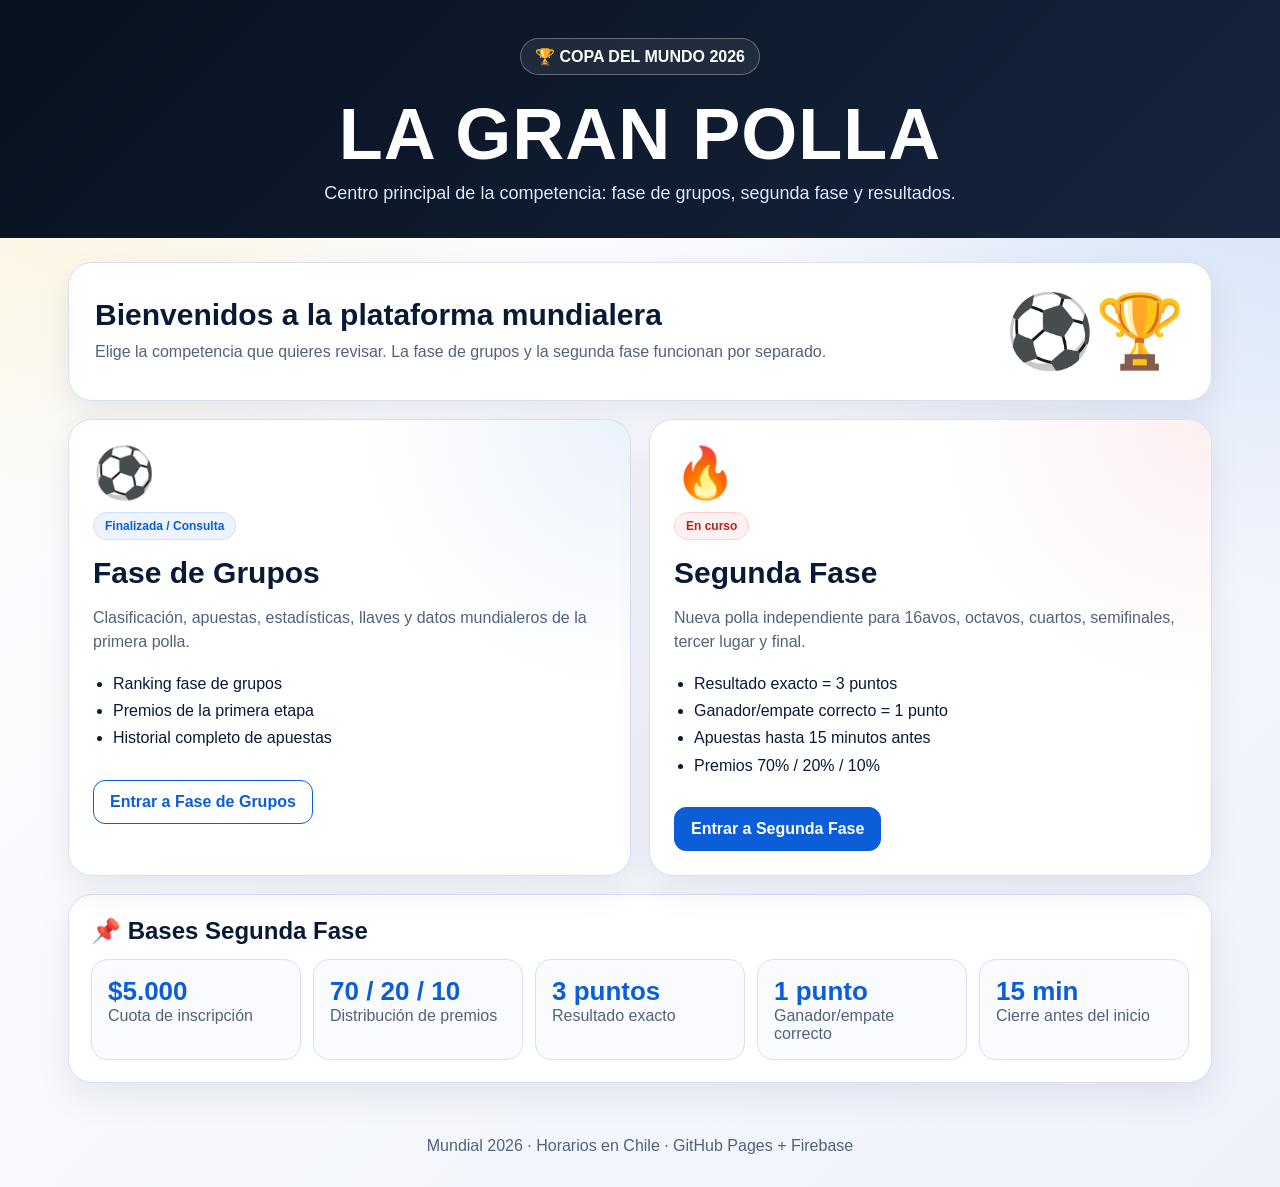
<file: index.html>
<!doctype html>
<html lang="es">
<head>
  <meta charset="utf-8"/>
  <meta name="viewport" content="width=device-width,initial-scale=1"/>
  <title>La Polla Mundial 2026</title>
  <link rel="stylesheet" href="styles.css"/>
</head>
<body>
  <header class="hubHeader">
    <div class="hubBadge">🏆 COPA DEL MUNDO 2026</div>
    <h1>LA GRAN POLLA</h1>
    <p>Centro principal de la competencia: fase de grupos, segunda fase y resultados.</p>
  </header>

  <main class="hubMain">
    <section class="heroPanel">
      <div>
        <h2>Bienvenidos a la plataforma mundialera</h2>
        <p>
          Elige la competencia que quieres revisar. La fase de grupos y la segunda fase funcionan por separado.
        </p>
      </div>
      <div class="trophyBig">⚽🏆</div>
    </section>

    <section class="phaseGrid">
      <article class="phaseCard groupsCard">
        <div class="phaseIcon">⚽</div>
        <div class="statusPill finished">Finalizada / Consulta</div>
        <h2>Fase de Grupos</h2>
        <p>Clasificación, apuestas, estadísticas, llaves y datos mundialeros de la primera polla.</p>
        <ul>
          <li>Ranking fase de grupos</li>
          <li>Premios de la primera etapa</li>
          <li>Historial completo de apuestas</li>
        </ul>
        <a class="phaseButton" href="./grupos/">Entrar a Fase de Grupos</a>
      </article>

      <article class="phaseCard knockoutCard">
        <div class="phaseIcon">🔥</div>
        <div class="statusPill live">En curso</div>
        <h2>Segunda Fase</h2>
        <p>Nueva polla independiente para 16avos, octavos, cuartos, semifinales, tercer lugar y final.</p>
        <ul>
          <li>Resultado exacto = 3 puntos</li>
          <li>Ganador/empate correcto = 1 punto</li>
          <li>Apuestas hasta 15 minutos antes</li>
          <li>Premios 70% / 20% / 10%</li>
        </ul>
        <a class="phaseButton primary" href="./segunda-fase/">Entrar a Segunda Fase</a>
      </article>
    </section>

    <section class="rulesPanel">
      <h2>📌 Bases Segunda Fase</h2>
      <div class="rulesGrid">
        <div><strong>$5.000</strong><span>Cuota de inscripción</span></div>
        <div><strong>70 / 20 / 10</strong><span>Distribución de premios</span></div>
        <div><strong>3 puntos</strong><span>Resultado exacto</span></div>
        <div><strong>1 punto</strong><span>Ganador/empate correcto</span></div>
        <div><strong>15 min</strong><span>Cierre antes del inicio</span></div>
      </div>
    </section>
  </main>

  <footer>
    Mundial 2026 · Horarios en Chile · GitHub Pages + Firebase
  </footer>
</body>
</html>
</file>
<file: styles.css>
:root{
  --bg:#f4f6fb;
  --panel:#fff;
  --ink:#081a36;
  --muted:#52627a;
  --line:#d8e0ef;
  --brand:#0b5ed7;
  --gold:#f4b400;
  --red:#e63946;
  --green:#198754;
}
*{box-sizing:border-box}
body{
  margin:0;
  font-family:Arial,Helvetica,sans-serif;
  color:var(--ink);
  background:
    radial-gradient(circle at top left, rgba(244,180,0,.18), transparent 32%),
    radial-gradient(circle at top right, rgba(11,94,215,.18), transparent 34%),
    linear-gradient(135deg,#fff,#eef2fb);
}
.hubHeader{
  background:linear-gradient(135deg,#07111f,#16253d);
  color:white;
  padding:38px 22px 34px;
  text-align:center;
}
.hubBadge{
  display:inline-block;
  border:1px solid rgba(255,255,255,.3);
  border-radius:999px;
  padding:8px 14px;
  font-weight:900;
  background:rgba(255,255,255,.08);
}
.hubHeader h1{
  margin:18px 0 8px;
  font-size:clamp(34px,6vw,72px);
  letter-spacing:1px;
}
.hubHeader p{
  margin:0 auto;
  max-width:760px;
  color:#dbe8ff;
  font-size:18px;
}
.hubMain{
  max-width:1180px;
  margin:24px auto;
  padding:0 18px 30px;
}
.heroPanel,.rulesPanel,.phaseCard{
  background:white;
  border:1px solid var(--line);
  border-radius:24px;
  box-shadow:0 14px 34px rgba(12,30,60,.08);
}
.heroPanel{
  display:grid;
  grid-template-columns:1fr auto;
  gap:22px;
  align-items:center;
  padding:26px;
  margin-bottom:18px;
}
.heroPanel h2{margin:0 0 8px;font-size:30px}
.heroPanel p{margin:0;color:var(--muted);line-height:1.55}
.trophyBig{font-size:72px}
.phaseGrid{
  display:grid;
  grid-template-columns:repeat(auto-fit,minmax(280px,1fr));
  gap:18px;
}
.phaseCard{
  padding:24px;
  position:relative;
  overflow:hidden;
}
.phaseCard::before{
  content:"";
  position:absolute;
  inset:0;
  pointer-events:none;
  opacity:.08;
  background:radial-gradient(circle at top right, var(--brand), transparent 38%);
}
.knockoutCard::before{
  background:radial-gradient(circle at top right, var(--red), transparent 38%);
}
.phaseIcon{font-size:50px}
.statusPill{
  display:inline-block;
  border-radius:999px;
  padding:6px 11px;
  font-weight:900;
  font-size:12px;
  margin:10px 0;
}
.statusPill.finished{background:#edf4ff;color:#0b5ed7;border:1px solid #cfe0ff}
.statusPill.live{background:#fff1f1;color:#b42323;border:1px solid #ffd0d0}
.phaseCard h2{margin:6px 0 8px;font-size:30px}
.phaseCard p{color:var(--muted);line-height:1.5}
.phaseCard ul{padding-left:20px;line-height:1.7}
.phaseButton{
  display:inline-block;
  margin-top:12px;
  text-decoration:none;
  color:#0b5ed7;
  border:1px solid #0b5ed7;
  border-radius:12px;
  padding:12px 16px;
  font-weight:900;
  background:white;
}
.phaseButton.primary{
  background:#0b5ed7;
  color:white;
}
.rulesPanel{
  margin-top:18px;
  padding:22px;
}
.rulesPanel h2{margin:0 0 14px}
.rulesGrid{
  display:grid;
  grid-template-columns:repeat(auto-fit,minmax(180px,1fr));
  gap:12px;
}
.rulesGrid div{
  background:#f9fbff;
  border:1px solid var(--line);
  border-radius:16px;
  padding:16px;
}
.rulesGrid strong{
  display:block;
  color:#0b5ed7;
  font-size:26px;
}
.rulesGrid span{color:var(--muted)}
footer{
  text-align:center;
  color:var(--muted);
  padding:0 18px 32px;
}
@media(max-width:760px){
  .heroPanel{grid-template-columns:1fr}
  .trophyBig{font-size:50px}
}
</file>
